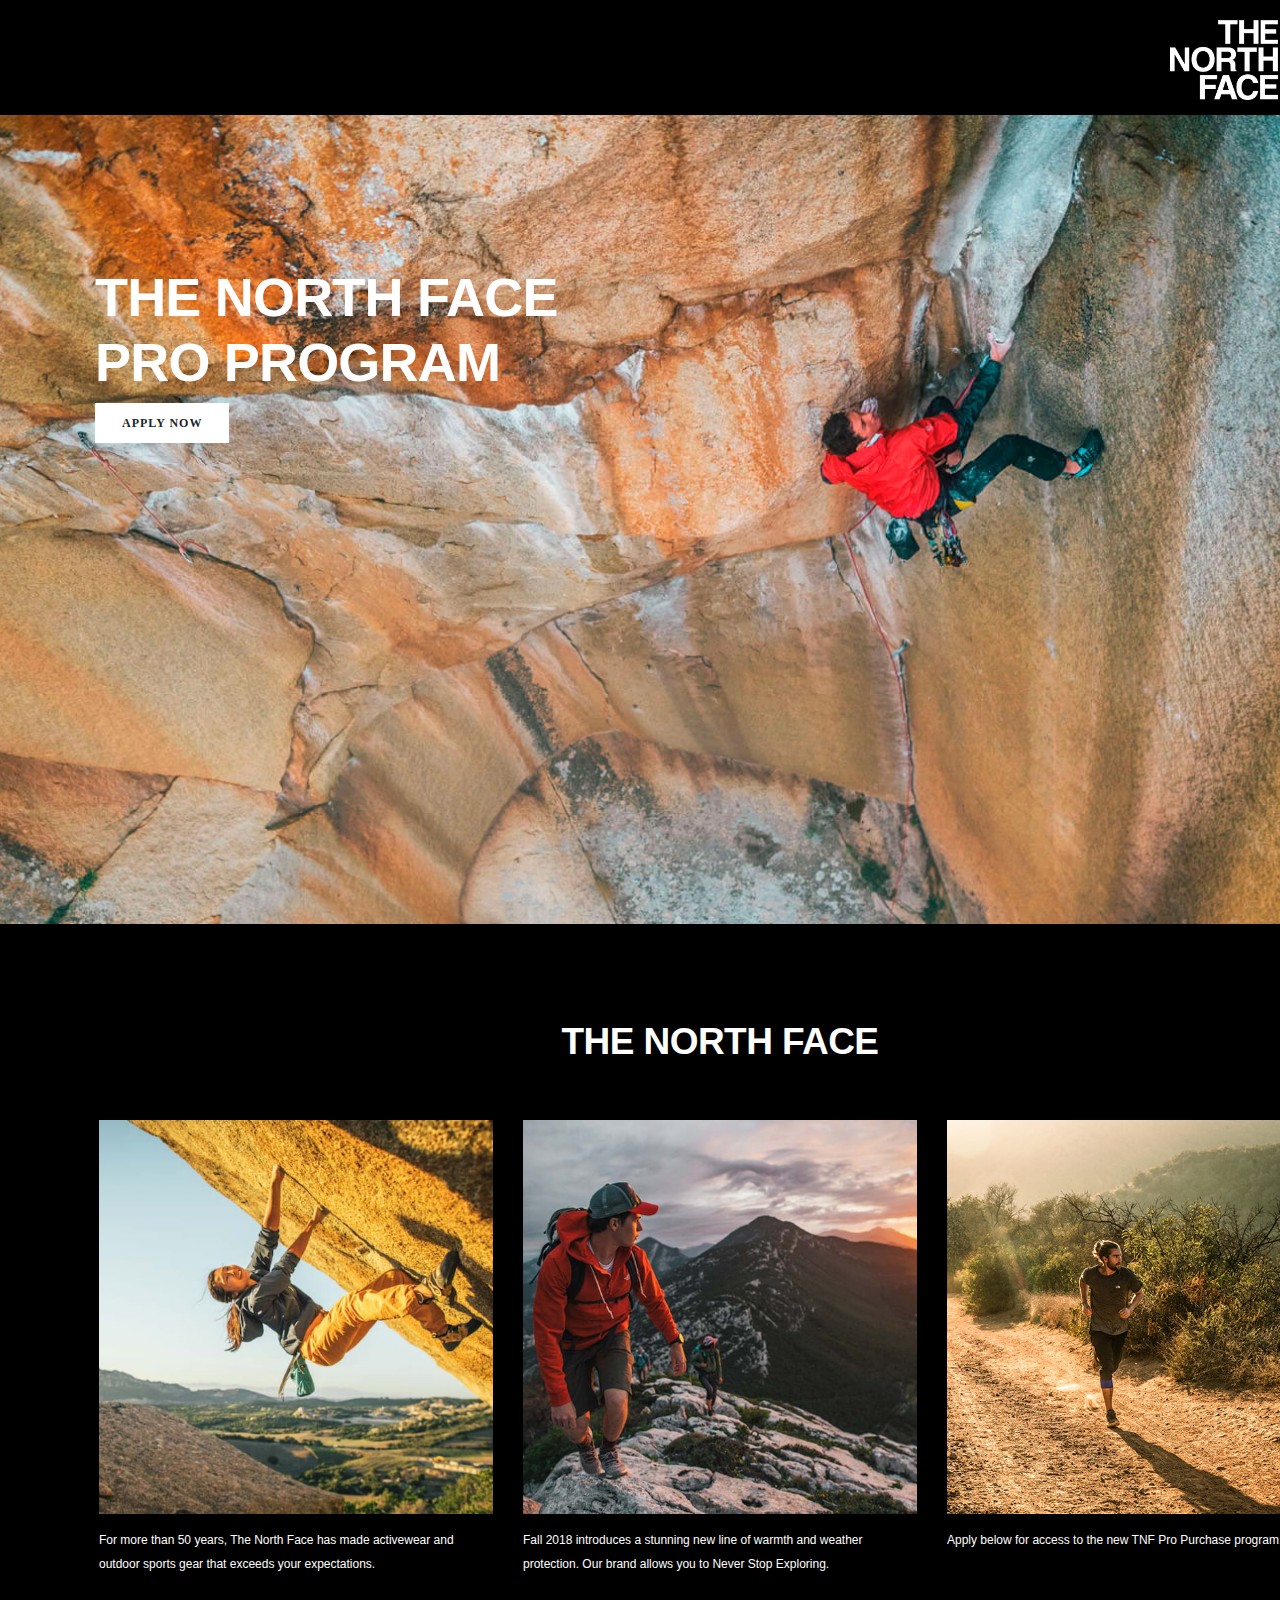
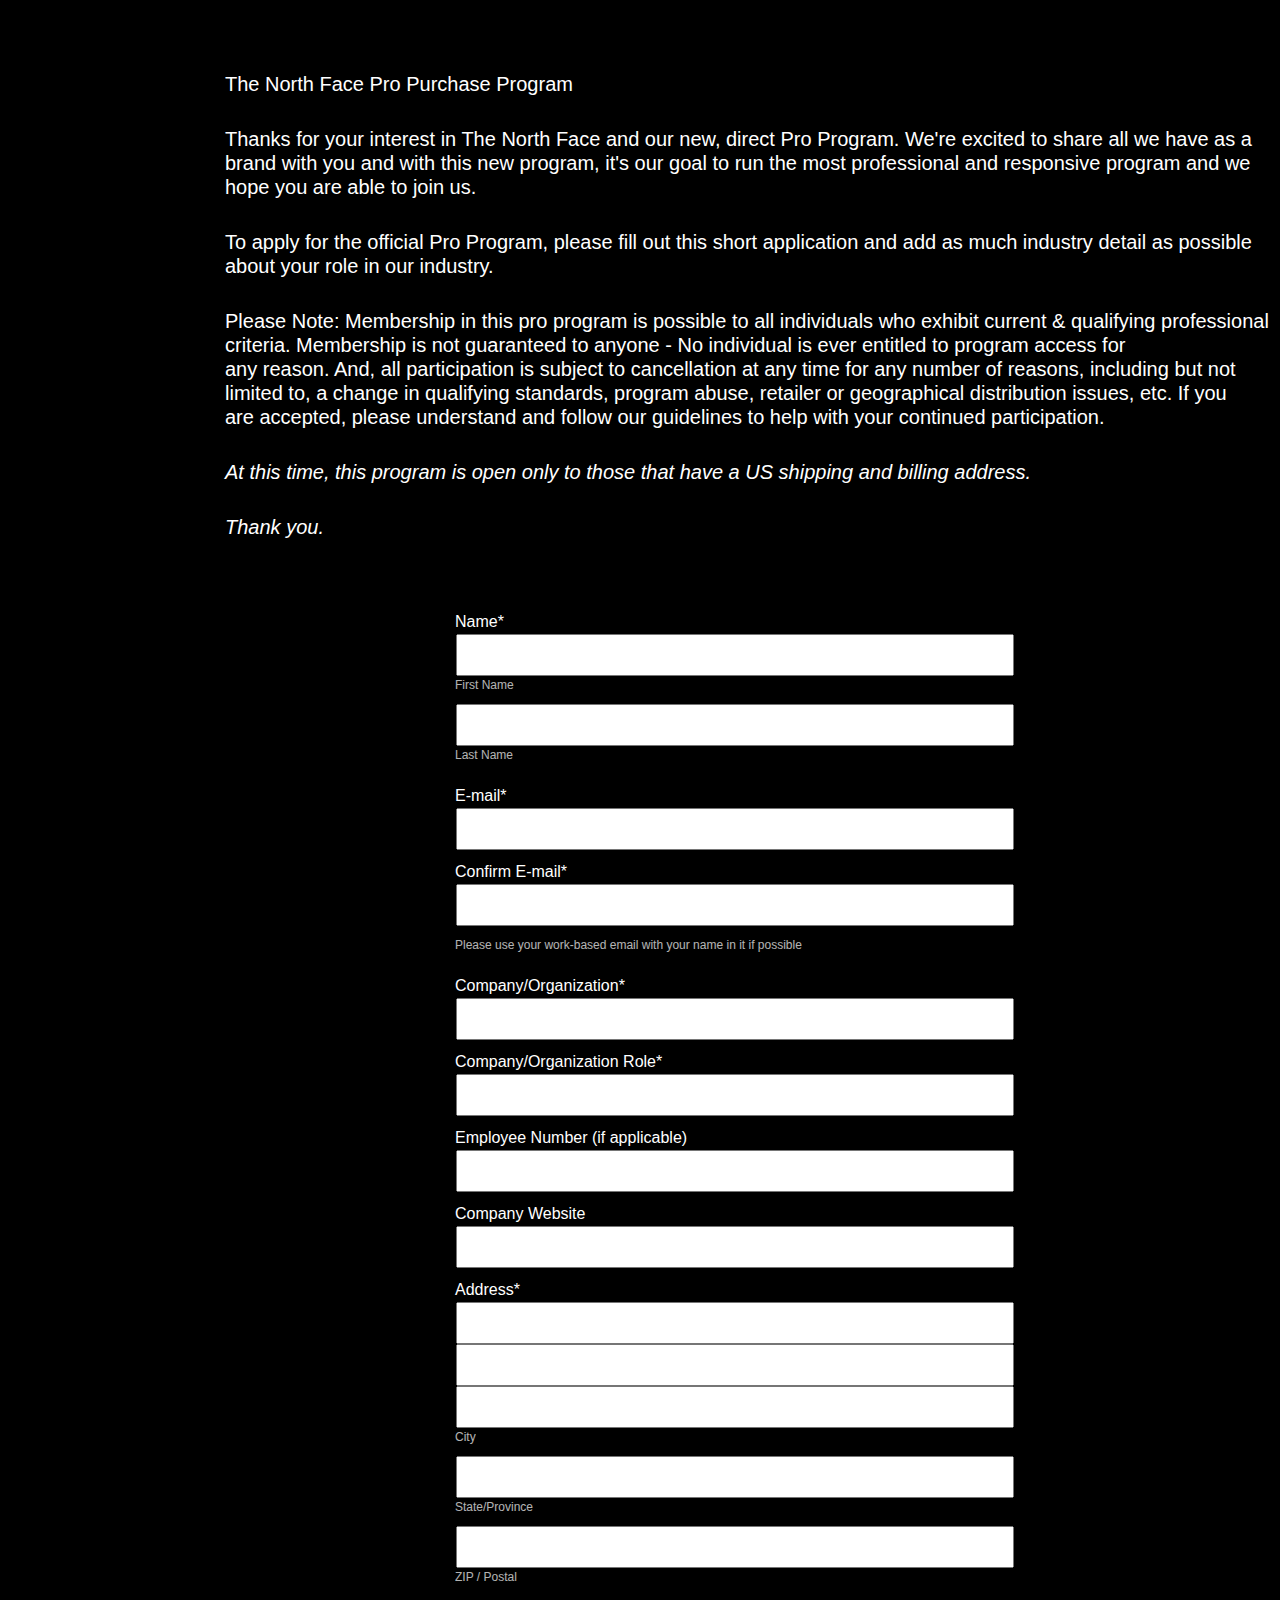
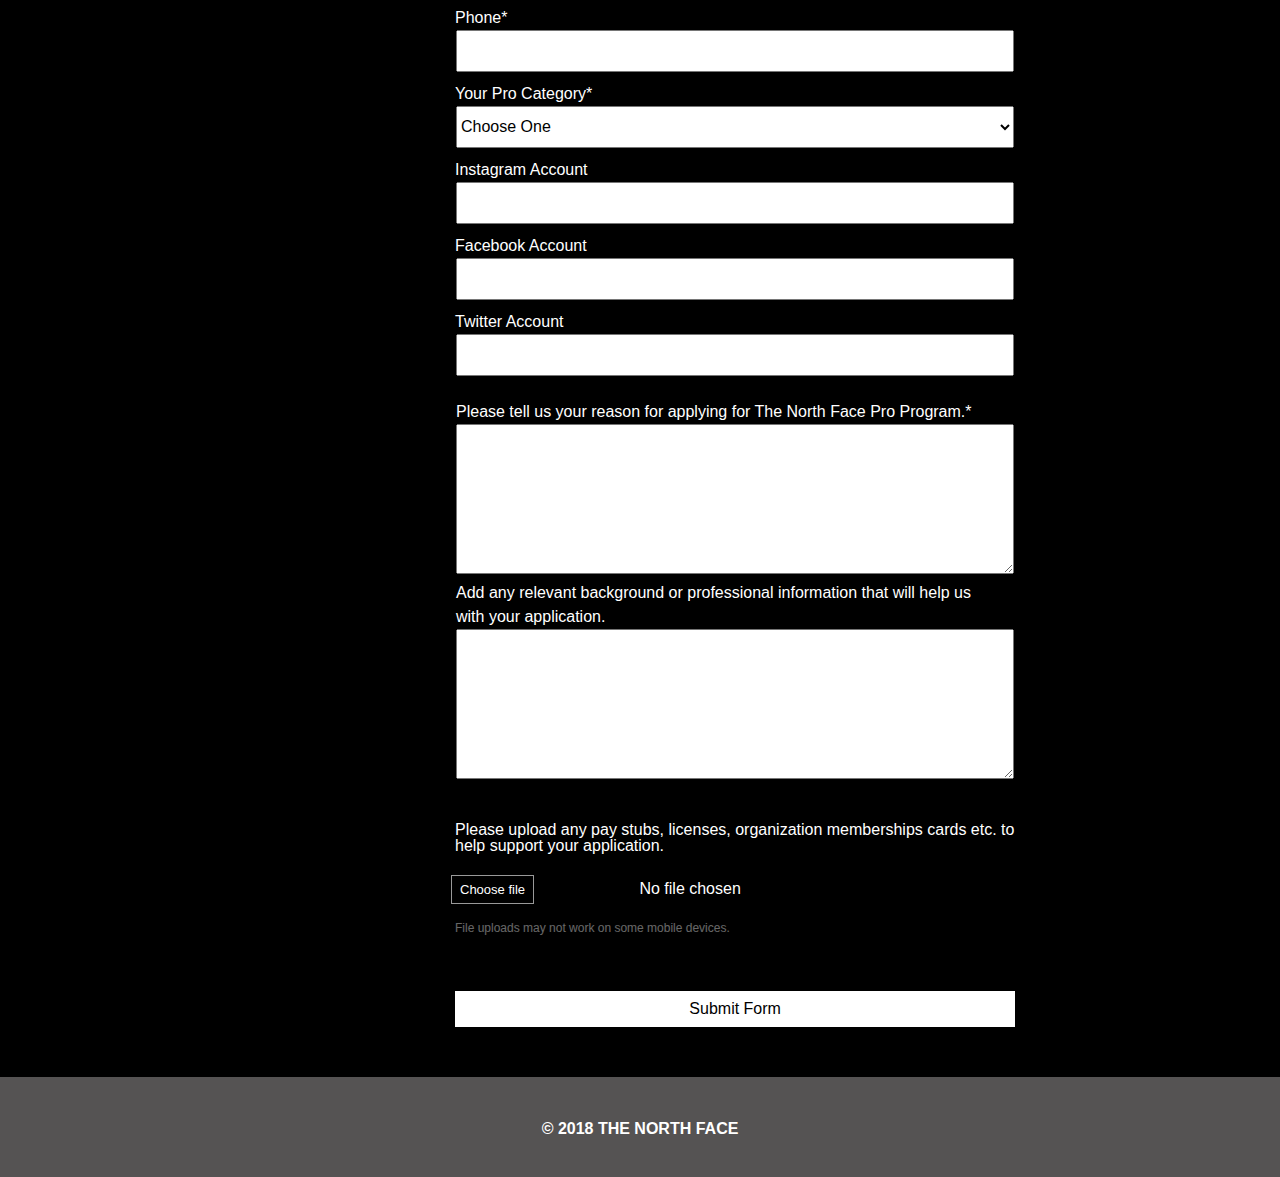
<file: thenorthface/index.html>
<!doctype html>
<html lang="en">
  <head>
    <meta charset="utf-8">
    <link rel="stylesheet" href="css/bootstrap.min.css">
    <link rel="stylesheet" href="css/style.css">
    <meta name="viewport" content="width=device-width, initial-scale=1, shrink-to-fit=no">
    <link rel="shortcut icon" href="img/favicon.ico_" type="image/x-icon">
    <title>The North Face Pro Program</title>
  </head>
  <body  >
    <div class="container">
      <div class="row">
          <header id="header">
            <div class="img__logo" align="right">
              <img src="img/logo/logo.png" alt="logo">
            </div>
          </header>
      </div>
      <div class="row">
        <div class="col">
           <div class="intro">
              <div class="on" align="left">
                <h1 class="h1__intro" align="left">
                  THE NORTH FACE <br> PRO PROGRAM
                </h1>
                <a href="#form">
                  <div class="b__i">
                      <button class="btn button__intro">APPLY NOW</button>
                  </div>    
                </a>    
              </div>
            </div>
        </div>
      </div>
        
        <div class="con">
          <h2 class="h2__cont">THE NORTH FACE</h2>
          <div class="row justify-content-center">
            <div class="cont">
              <div class="col">
                <div class="img__cont">
                  <img src="img/new/TNF-climbing-thumb.jpg" alt="cont">
                  <p class="text1" align="left">For more than 50 years, The North Face has made activewear and outdoor sports gear that exceeds your expectations.</p>
                </div>
              </div>
              <div class="col">
                <div class="img__cont2">
                  <img src="img/new/TNF-hiking-thumb.jpg" alt="cont">
                  <p class="text2" align="left">Fall 2018 introduces a stunning new line of warmth and weather protection. Our brand allows you to Never Stop Exploring.</p>
                </div>
              </div>
              <div class="col">
                <div class="img__cont3">
                  <img src="img/new/TNF-trailrunning-thumb.jpg" alt="cont">
                  <p class="text3" align="left">Apply below for access to the new TNF Pro Purchase program.</p>
                </div>
              </div>
            </div>
          </div>
        </div>
      <div class="row">
        <div class="text__cont">
          <div class="col-12">
            <p class="p__text1" align="left">
              The North Face Pro Purchase Program
            </p>
            <p class="p__text2" align="left">
              Thanks for your interest in The North Face and our new, direct Pro Program. We're excited to share all we have as a brand with you and with this new program, it's our goal to run the most professional and responsive program and we <br> hope you are able to join us.
            </p>
            <p class="p__text3" align="left">
              To apply for the official Pro Program, please fill out this short application and add as much industry detail as possible about your role in our industry.
            </p>
            <p class="p__text4" align="left">
              Please Note: Membership in this pro program is possible to all individuals who exhibit current & qualifying professional criteria. Membership is not guaranteed to anyone - No individual is ever entitled to program access for <br> any reason. And, all participation is subject to cancellation at any time for any number of reasons, including but not <br> limited to, a change in qualifying standards, program abuse, retailer or geographical distribution issues, etc.  If you <br> are accepted, please understand and follow our guidelines to help with your continued participation.            
            </p>
            <p class="p__text5" align="left">
              <em> At this time, this program is open only to those that have a US shipping and billing address.
            </p>
            <p class="p__text6" align="left">
              Thank you. 
            </p>
          </div>  
        </div>  
      </div>

      <div class="row">
        <div class="col">
          <form>
            <fieldset>
                <label>Name*</label><br>
                <a href="" name="Name"></a>
                <input type="text" name="First Name"><br><p>First Name</p>
                <input type="text" name="Last Name"><br><p>Last Name</p>
            </fieldset>
            <fieldset>
                <label>E-mail*</label><br>
                <input type="text" name="E-mail">
            </fieldset>
            <fieldset>
                <label>Confirm E-mail*</label><br>
                <input type="text" name="Confirm E-mail"><br><p class="pl">Please use your work-based email with your name in it if possible</p>
            </fieldset>
            <fieldset>
                <label>Company/Organization*</label><br>
                <input type="text" name="Company/Organization">
            </fieldset>
            <fieldset>
                <label>Company/Organization Role*</label><br>
                <input type="text" name="Company/Organization Role">
            </fieldset>  
            <fieldset>
                <label>Employee Number (if applicable)</label><br>
                <input type="text" name="Employee Number">
            </fieldset>
            <fieldset>
                <label>Company Website</label><br>
                <input type="text" name="Company Website">
            </fieldset>
            <fieldset>
                <label id="add">Address*</label><br>
                <input type="text" name="">
                <input type="text" name="">
                <input type="text" name="City"><br><p>City</p>
                <input type="text" name="State/Province"><br><p>State/Province</p>
                <input type="text" name="ZIP / Postal"><br><p>ZIP / Postal</p>
            </fieldset>
            <fieldset>
                <label>Phone*</label><br>
                <input type="text" name="Phone">
            </fieldset>
            <fieldset>
                <label>Your Pro Category*</label><br>
                    <div class="select__st">
                        <select name="select" id="select">
                            <option value="Choose One">Choose One</option>
                            <option value="Adventure/Active Travel">Adventure/Active Travel</option>
                            <option value="Athlete/Athletic Coach">Athlete/Athletic Coach</option>
                            <option value="Backcountry/Hiking Guide">Backcountry/Hiking Guide</option>
                            <option value="Climbing Gym">Climbing Gym</option>
                            <option value="Collegiate Outdoor Program">Collegiate Outdoor Program</option>
                            <option value="Environmental NGO">Environmental NGO</option>
                            <option value="Fire – Structure/Wildland">Fire – Structure/Wildland</option>
                            <option value="Fitness/Yoga">Fitness/Yoga</option>
                            <option value="Guide/Instructor - Climbing/Mountaineering">Guide/Instructor - Climbing/Mountaineering</option>
                            <option value="Hunt/Fish Guide">Hunt/Fish Guide</option>
                            <option value="Law Enforcement – State/Federal">Law Enforcement – State/Federal</option>
                            <option value="Media/Photographer – Outdoor Focused">Media/Photographer – Outdoor Focused</option>
                            <option value="Natural Resource – State/Federal">Natural Resource – State/Federal</option>
                            <option value="Outdoor Experiential Educator">Outdoor Experiential Educator</option>
                            <option value="Outdoor Recreation Industry">Outdoor Recreation Industry</option>
                            <option value="River Guide/Outfitter">River Guide/Outfitter</option>
                            <option value="SAR">SAR</option>
                            <option value="Ski Patrol/Snow Safety">Ski Patrol/Snow Safety</option>
                            <option value="Ski/Summer Resort">Ski/Summer Resort</option>
                            <option value="Snowsports Instructor">Snowsports Instructor</option>
                            <option value="US Military – Active Duty">US Military – Active Duty</option>
                       </select>
                    </div>   
            </fieldset>
            <fieldset>
                <label>Instagram Account</label><br>
                <input type="text" name="Instagram Account">
            </fieldset>
            <fieldset>
                <label>Facebook Account</label><br>
                <input type="text" name="Facebook Account">
            </fieldset>
            <fieldset>
                <label>Twitter Account</label><br>
                <input type="text" name="Twitter Account">
            </fieldset>
            <fieldset>
                <div class="h__inp">
                    <label class="h__inp1"><br>
                      Please tell us your reason for applying for The North Face Pro Program.* 
                    </label>
                    <textarea name="textarea" id="textarea"  rows="6">
                    </textarea>
                </div>    
            </fieldset>
            <fieldset>
                <div class="h__inp">
                    <label class="h__inp">Add any relevant background or professional information that will help us <br> with your application.</label>
                    <textarea name="textarea" id="textarea"  rows="6"></textarea>
                </div>    
            </fieldset>

            <div class="fsRowBody fsCell fsFieldCell fsFirst fsLast fsLabelVertical fsSpan100" id="fsCell71445612" aria-describedby="fsSupporting71445612" lang="en" fs-field-type="file" fs-field-validation-name="Please upload any pay stubs, licenses, organization memberships cards etc. to help support your application. ">
              <label id="label71445612" class="fsLabel"><br>
                Please upload any pay stubs, licenses, organization memberships cards etc. to<br>help support your application.
              </label> 
              <input type="file" id="field71445612" name="field71445612" size="30" class="fsField fsUpload uploadTypes-jpg,jpeg,gif,png,bmp,tif,psd,pdf,doc,docx,xls,xlsx,txt,mp3,mp4,aac,wav,au,wmv,avi,mpg,mpeg,zip,gz,rar,z,tgz,tar,sitx">
              </input>
            </div>  
              <p class="p__text8" align="left">File uploads may not work on some mobile devices.</p> <br>
             

            <div class="but__sub">
                <button class="btn button__submit">Submit Form</button>
            </div>
          </form>
        </div>
      </div>
          <footer>
            <p class="p__rooter">© 2018 THE NORTH FACE </p>
          </footer>
    </div>
    <script src="js/bootstrap.min.js"></script>
  </body>
</html>
</file>
<file: thenorthface/css/style.css>
body {
text-align: center;
background: #000;
background-image:url(../img/bg/TNF.jpg);
background-repeat:no-repeat;
background-position:center 115px;
background-size: 1903px;
}

header {
	width: 100%;
    background: #000;
    height: 115px;
    padding: 10px 9px;
}

.img__logo img {
    background: #000;
    height: 80px;
    width: 171px;
    margin-right: -70px;
    margin-top: 10px;
    margin-bottom: 10px;    

}

.intro {
    margin-top: 300px;
    margin-right: 150px;
}

.h1__intro {
    font-family: "Helvetica Neue",Arial,sans-serif;
    font-weight: 800;
    font-size: 54px;
	color: #fff;
    line-height: 1.2em;
    font-weight: bolder;
    margin-left: -70px;
    letter-spacing: -.015em;
}

.b__i {
    width: 152px;
    margin: 0;
    margin-left: -70px;
}

.button__intro {
    font-family: "Work Sans";
    padding: 10px 26px 10px 26px;
    letter-spacing: 1px;
    background: #fff;
    font-weight: 600;
    border-radius: 0;
    font-size: 12px;
    margin-top: 5px;
}

.button__intro:hover {
    opacity: 0.8;
}

.h2__cont {
    font-family: "Helvetica Neue",Arial,sans-serif;
	color: #fff;
	font-size: 37px;
	padding-top: 400px;
	padding-bottom: 30px;
	letter-spacing: -.015em;
    line-height: 1em;
    font-weight: bolder;
}

.text1 {
    font-family: "Helvetica Neue",Arial,sans-serif;
    font-size: 12px;
    color: #fff;
    padding-top: 14px;
}

.text2 {
    font-family: "Helvetica Neue",Arial,sans-serif;
    font-size: 12px;
    color: #fff;
    padding-top: 14px;
}

.text3 {
    font-family: "Helvetica Neue",Arial,sans-serif;
    font-size: 12px;
    color: #fff;
    padding-top: 14px;
}

.cont {
    display: flex;
	text-align: center;
}

.img__cont img {
    height: 395px;
    color: #fff;
}

.img__cont2 img {
    height: 395px;
    color: #fff;
}

.img__cont3 img {
    height: 395px;
    color: #fff;
}
.text__cont {
    font-family: "Helvetica Neue",Arial,sans-serif;
    margin-left: 100px;
    margin-top: 80px;
    line-height: 1.2em;
    color: #fff;
    padding-bottom: 30px;
    font-size: 20px;
    margin-left: 40px;
    width: 1070px;
}

form fieldset {
    border:0 none;
 }

 form fieldset input {
    height: 42px;
    width: 558px;
    margin-bottom: 10px;
 }

 form fieldset p {
    font-family: 'Roboto', 'Helvetica Neue', Arial, 'Lucida Grande', Tahoma, Verdana, sans-serif;
    font-size: 12px;
    font-style: normal;
    text-align: left;
    margin-left: 277px;
    color: #fff;
    opacity: 0.7;
    margin-top: -20px;
 }

 form fieldset label {
    font-family: 'Roboto', 'Helvetica Neue', Arial, 'Lucida Grande', Tahoma, Verdana, sans-serif;     
    width: 558px;
    font-style: normal;
    text-align: left;
    font-size: 16px;
    color: #fff;
 }

 form fieldset .select__st {
     margin-left: 350px;
     text-align: left;
 }

 .pl {
    padding-top: 10px;
 }

 .select__st select {
    width: 558px;
    height: 42px;
    margin-left: -75px;
    font-size: 16px;
  }

.p__text7 {
    margin-left: 260px;
    font-size: 18px;
    color: #fff;
}

input[type=file].fsField {
 color: white;
 margin-left: -270px;
}

#label71445612 {
     margin-left: 275px;
     font-style: normal;
     line-height: 1em;
}

.fsUpload::-webkit-file-upload-button {
 visibility: hidden;
}

.fsUpload::before {
 content: 'Choose file';
 display: inline-block;
 border: 1px solid #999;
 padding: 4px 8px;
 font-size: 13px;


}

.fsRowBody label {
	color: #fff;
	text-align: left;
	margin-left: 260px;
	display: flex;

}

input[type="file" i] {
    -webkit-appearance: initial;
    background-color: initial;
    cursor: default;
    padding: initial;
    border: initial;
}


.p__text8 {
    font-style: normal;
    margin-left: 275px;
    margin-top: 10px;
    font-size: 12px;
    color: #fff;
    opacity: 0.4;
}

#textarea {
    width: 558px;
}

.but__sub {
    width: 91%;
    text-align: left;
    margin-left: 220px;
}

.button__submit {
    font-family: 'Roboto', 'Helvetica Neue', Arial, 'Lucida Grande', Tahoma, Verdana, sans-serif;
    padding: 5px 233.4px;
    margin-left: 55px;
    border-radius: 0;
    margin-top: 30px;
    font-size: 16px;
    color: #000;
    background: #fff;
}

footer {
	width: 100%;
    height: 150px;
    position: absolute;
    background: #555353;
    color: #fff;
    margin-top: 50px;
    left: 0;
}

.p__rooter {
    font-style: normal;
    margin-top: 100px;
    font-size: 16px;
    font-family: "Helvetica Neue",Arial,sans-serif;
    font-weight: bolder;
}

/******
 Medie 
 ******/
 @media screen and (max-width: 1440px) {
    body {
       width: 1440px;
       margin: 0;
       text-align: center;  
    }
    .on {
        margin: 0 auto;
        
    }
    .button__intro {
        margin: 0 auto;
    }

    .img__logo img {
        margin-right: 10px;
        margin-right: -60px;
    }
    .intro {
        margin-top: 150px;
    }
    .h1__intro{
        font-size: 54px;
    }
    .h2__cont {
        font-size: 37px;
        text-align: center;
        margin: 0 auto;
        margin-top: 30px;
        margin-bottom: 30px;
        padding-top: 550px;
    }
    .cont img {
        height: 394px;
    }
    .img__cont {
        padding: 0;
    }
    .img__cont2 {
       padding: 0;
    }
    .img__cont3 {
       padding: 0;
   } 
    .cont p {
        font-size: 12px;
        line-height: 2;
    }
    .text__cont p{
        font-family: "Helvetica Neue",Arial,sans-serif;
        margin-left: 100px;
        line-height: 1.2em;
        color: #fff;
        padding-bottom: 15px;
        font-size: 20px;
        margin-left: 20px;
        width: 1070px;
    }
    form fieldset label {
        font-size: 16px;
        margin: 0 auto;
        width: 250px;
        margin-left: -310px;
        margin-top: 10px;
    }
    form fieldset p {
        font-size: 12px;
        margin: 0;
        width: 800px;
        margin-bottom: 10px;
        margin-left: 120px;
    }
    form fieldset input {
       width: 558px;
       height: 42px;
       margin-bottom: 0;
    }

    form fieldset {
        margin: 0;
        width: 800px;
        text-align: center;
        margin-left: 170px;
    }
    
    form fieldset .select__st {
        margin: 0;
        text-align: center;
    }

    #select {
        margin: 0;
        height: 42px;
        width: 558px;
        font-size: 16px;
    }

    .h__inp label {
        width: 558px;
        margin: 0;
    }

    #textarea {
        width: 558px;
        height: 150px;
    }

    .p__text8 {
        margin: 0 auto;
        margin-left: 290px;
    }
 

   .but__sub {
       margin: 0 auto;
   }
   #label71445612 {
    text-align: left;
    width: 572px;
    margin: 0;
    margin-top: 20px;
    margin-left: 290px;
    }

    input[type=file].fsField {
        margin: 0 auto;
        margin-top: 20px;
        margin-bottom: 15px;
        margin-left: -235px;    
    }
   .but__sub1 {
       margin: 0 auto;
   }

   .button__submit {
        font-family: 'Roboto', 'Helvetica Neue', Arial, 'Lucida Grande', Tahoma, Verdana, sans-serif;
        padding: 5px 233.4px;
        margin-left: 240px;
        border-radius: 0;
        margin-top: 30px;
        font-size: 16px;
        color: #000;
        background: #fff;
    }

   footer {
       width: 100%;
       height: 100px;
   }
   .p__rooter {
       margin: 0 auto;
       margin-top: 40px;
   }
}

@media screen and (max-width: 1200px) {
    input[type=file].fsField {
        margin: 0 auto;
        margin-top: 20px;
        margin-bottom: 15px;
        margin-left: -6%;    
    }
}

@media screen and (max-width: 1024px) {
    body {
       width: 1024px;
       margin: 0;
       text-align: center;  
    }
    .on {
        margin: 0 auto;
        
    }
    .button__intro {
        margin: 0 auto;
    }
    header img {
        width: 100px;
    }
    .img__logo img {
        margin-right: 10px;
    }
    .intro {
        margin-left: 50px;
        margin-top: 150px;
    }
    .h1__intro{
        font-size: 54px;
    }
    .h2__cont {
        font-size: 30px;
        text-align: center;
        margin: 0 auto;
        margin-top: 30px;
        margin-bottom: 30px;
        padding-top: 550px;
    }
    .cont img {
        height: 300px;
    }
    .img__cont {
        padding: 0;
    }
    .img__cont2 {
       padding: 0;
    }
    .img__cont3 {
       padding: 0;
   } 
    .cont p {
        font-size: 12px;
        line-height: 2;
    }
    .text__cont p{
        font-family: "Helvetica Neue",Arial,sans-serif;
        margin-left: 100px;
        line-height: 1.2em;
        color: #fff;
        padding-bottom: 15px;
        font-size: 20px;
        margin-left: 20px;
        width: 800px;
    }
    form fieldset label {
        font-size: 16px;
        margin: 0 auto;
        width: 250px;
        margin-left: -310px;
        margin-top: 10px;
    }
    form fieldset p {
        font-size: 12px;
        margin: 0;
        width: 800px;
        margin-bottom: 10px;
        margin-left: 120px;
    }
    form fieldset input {
       width: 558px;
       height: 42px;
       margin-bottom: 0;
    }

    form fieldset {
        margin: 0;
        width: 800px;
        text-align: center;
        margin-left: 70px;
    }
    
    form fieldset .select__st {
        margin: 0;
        text-align: center;
    }

    #select {
        margin: 0;
        height: 42px;
        width: 558px;
        font-size: 16px;
    }

    .h__inp label {
        width: 558px;
        margin: 0;
    }

    #textarea {
        width: 558px;
        height: 150px;
    }

    .p__text8 {
        margin: 0 auto;
        margin-left: 190px;
    }
 
   .but__sub {
       margin: 0 auto;
   }
   #label71445612 {
    text-align: left;
    width: 572px;
    margin: 0;
    margin-top: 20px;
    margin-left: 190px;
    }

    input[type=file].fsField {
        margin: 0 auto;
        margin-top: 20px;
        margin-bottom: 15px;
        margin-left: -260px;    
    }
   .but__sub1 {
       margin: 0 auto;
   }

   .button__submit {
        font-family: 'Roboto', 'Helvetica Neue', Arial, 'Lucida Grande', Tahoma, Verdana, sans-serif;
        padding: 5px 233.4px;
        margin-left: 150px;
        border-radius: 0;
        margin-top: 30px;
        font-size: 16px;
        color: #000;
        background: #fff;
    }

   footer {
       width: 100%;
       height: 100px;
   }
   .p__rooter {
       margin: 0 auto;
       margin-top: 40px;
   }
}

@media screen and (max-width: 990px) {
    input[type=file].fsField {
        margin: 0 auto;
        margin-top: 20px;
        margin-bottom: 15px;
        margin-left: -3%; 
    }
}


@media screen and (max-width: 768px) {
    body {
		width: 100%;
		text-align: center;
    }

    .img__logo {
        margin-right: 100px;
    }

    .button__intro {
        margin: 0 auto;
        margin-top: 10px;
        margin-left: 75px;
        width: 200px;
    }
    .intro {
        margin-top: 150px;
    }
    .h1__intro {
        margin: 0;
        font-family: "Helvetica Neue",Arial,sans-serif;
        font-weight: 800;
        font-size: 54px;
        color: #fff;
        line-height: 1.2em;
        font-weight: bolder;
        letter-spacing: -.015em;
    }
    .h2__cont {
        font-size: 37px;
        text-align: center;
        margin: 0 auto;
        margin-top: 50px;
        padding-top: 550px;
    }

    .cont {
    	display: flex;
    }
    .cont img {
        height: 217px;
    }
    .img__cont {
        padding: 0;
    }
    .img__cont2 {
       padding: 0;
    }
    .img__cont3 {
       padding: 0;
   } 
    .cont p {
        width: 217px;
        font-size: 12px;
        line-height: 1.5;
    }
    .text__cont p{
        font-family: "Helvetica Neue",Arial,sans-serif;
        margin-left: 100px;
        line-height: 1.2em;
        color: #fff;
        padding-bottom: 15px;
        font-size: 20px;
        margin-left: 20px;
        width: 600px;
    }
    .text__cont {
        margin: 10px 10px;
        margin-left: 20px; 
        margin-top: 50px;      
    }
    form fieldset label {
        font-size: 16px;
        margin: 0 auto;
        width: 250px;
        margin-left: -310px;
        margin-top: 10px;
    }
    form fieldset p {
        font-size: 12px;
        margin: 0;
        width: 254px;
       margin-bottom: 10px;
    }
    form fieldset input {
       width: 558px;
       height: 42px;
       margin-bottom: 0;
    }

    form fieldset {
        width: 558px;
    }

    form fieldset .select__st {
        margin: 0;
        text-align: center;
    }
    #select {
        margin: 0;
        width: 558px;
        height: 42px;
        font-size: 16px;
    }
 
    .h__inp label {
        width: 558px;
        margin: 0;
    }

	#textarea {
        height: 150px;
        width: 558px;
	}
    #label71445612 {
        text-align: left;
        width: 558px;
		margin: 0;
		margin-top: 20px;
		margin-left: 65px;
	}
	
	input[type=file].fsField {
		margin: 0 auto;
		margin-top: 20px;
		margin-bottom: 15px;
		margin-left: -265px;
	}
    .p__text8 {
       margin: 0 auto;
       margin-left: 65px;
    }
    .button__submit {
        font-family: 'Roboto', 'Helvetica Neue', Arial, 'Lucida Grande', Tahoma, Verdana, sans-serif;
        padding: 5px 233.4px;
        margin-left: 35px;
        border-radius: 0;
        margin-top: 30px;
        font-size: 16px;
        color: #000;
        background: #fff;
    }

   footer {
       width: 100%;
       height: 100px;
   }
   .p__rooter {
       margin: 0 auto;
       margin-top: 40px;
   }
}   

@media screen and (max-width: 764px) {
    input[type=file].fsField {
        margin: 0 auto;
        margin-top: 20px;
        margin-bottom: 15px;
        margin-left: -16%; 
    }
}

@media screen and (max-width: 425px) {
    body {
		width: 100%;
        text-align: center;
        background-position:center 75px;
    }
    
    .img__logo {
        text-align: center;
        height: 60px;
        margin-right: 0px;
    }
    header {
        height: 60px;
    }
    .img__logo img {
        width: 80px;
        height: 39px;
    }
    .intro {
        margin-left: -10px;
        margin-top: 100px;
        width: 300px;
    }

    .h1__intro{
        font-size: 32px;
        margin: 0;
        margin-left: 10px;
        font-family: "Helvetica Neue",Arial,sans-serif;
        font-weight: 800;
	    color: #fff;
        line-height: 1.2em;
        font-weight: bolder;
        letter-spacing: -.015em;
        padding-top: 110px;
    }

    .b__i {
        margin: 0;
        width: 200px;
    }

    .button__intro {
        margin: 0 auto;
        margin-top: 20px;
        margin-left: 10px;   
    }

    .h2__cont {
        font-size: 30px;
        text-align: center;
        padding-top: 520px;
        margin: 0 auto;
        margin-top: 44px;
        margin-bottom: 10px;
    }

    .cont {
    	display: inline-block;
    }

    .cont img {
        height: 385px;
        padding-right: 0;
    }

    .cont p {
        font-size: 12px;
        margin-bottom: 40px;
        line-height: 1.5;
        width: 335px;
        height: 40px;
        
    }
    .text__cont p {
        font-size: 20px;
        line-height: 1.2;
        width: 370px;
        padding-left: 10px; 
        margin-left: 0;
    }
    .text__cont {
        margin: 10px 10px;
    }

    form fieldset {
        width: 400px;
        margin-left: 0;
    }

    form fieldset label {
        font-size: 16px;
        margin: 0 auto;
        width: 250px;
    }
    form fieldset p {
        margin: 0;
        font-size: 12px;
        margin: 0;
        width: 254px;
        margin-left: 75px;
        margin-bottom: 10px;
    }
    form fieldset input {
       width: 250px;
       height: 25px;
       margin-bottom: 0;
    }

    form fieldset .select__st {
        margin: 0;
        text-align: left;
    }
    #select {
        margin: 0;
        margin-left: 75px;
        height: 31px;
        width: 250px;
        font-size: 12px;
    }

	#textarea {
        width: 250px;
        height: 100px;
    }
    .h__inp label {
        width: 250px;
        margin: 0;
    }

    .p__text8 {
       margin: 0 auto;
       margin-left: 75px;
   }

   .button__submit {
       padding: 10px 60px;
       margin: 0 auto;
       margin-top: 30px;
       font-size: 12px;
       margin-left: 77px;
   }

	#label71445612 {
		text-align: left;
		margin: 0;
		margin-top: 20px;
        margin-left: 75px;
        width: 250px;
	}
	
	input[type=file].fsField {
		margin: 0 auto;
		margin-top: 20px;
		margin-bottom: 15px;
		margin-left: 45px;
	}
	
   footer {
       width: 100%;
       height: 100px;
   }
   .p__rooter {
       margin: 0 auto;
       margin-top: 40px;
   }
}
@media screen and (max-width: 375px) {
	
	body {
		width: 100%;
        text-align: center;
        background-position:center 75px;
    }
    
    .img__logo {
        margin: 0;
        text-align: center;
    }

    .button__intro {
        width: 150px;
        padding: 0;
        padding: 13px 26px;
        margin: 0 auto;
        margin-top: 20px;
    }

    .intro {
        margin-top: 150px;
        margin-left: 0;
    }
    
    .h1__intro{
        font-size: 32px;
        margin: 0;
        font-family: "Helvetica Neue",Arial,sans-serif;
        font-weight: 800;
	    color: #fff;
        line-height: 1.2em;
        font-weight: bolder;
        letter-spacing: -.015em;
    }

    .h2__cont {
        font-size: 30px;
        text-align: center;
        margin: 0 auto;
        margin-top: 50px;
        padding-top: 470px;

    }
    .cont {
        display: inline-block;
  
    }

    .cont img {
        padding: 0;
        height: 300px;
        margin-left: 10px;
    }

    .cont p {
        width: 300px;
        font-size: 12px;
        line-height: 2;
        margin-bottom: 50px;
        margin-left: 10px;
    }
    .text__cont p {
        width: 250px;
        font-size: 12px;
        line-height: 2;
    }
    form fieldset {
        width: 250px;
        margin-left: 40px;
    }
    
    .text__cont {
        margin: 10px 10px;
    }

    form fieldset label {
        width: 250px;
        text-align: left;
        font-size: 12px;
        margin: 0 auto;

    }

    form fieldset p {
        font-size: 6px;
        margin: 0;
        width: 254px;
    }
    form fieldset input {
       width: 250px;
       height: 25px;
    }

    form fieldset .select__st {
        margin: 0;
        text-align: left;
    }
    #select {
        margin: 0;
        height: 31px;
        width: 250px;
        font-size: 6px;
    }

	#textarea {
       
        width: 250px;
        height: 100px;
    }
    .h__inp label {
        width: 250px;
    }
    .p__text8 {
        width: 250px;
        margin: 0 auto;
        
   }

   .button__submit {
       padding: 10px 40px;
       margin: 0 auto;
       margin-top: 30px;
       font-size: 12px;
       margin-left: 63px;
   }

	#label71445612 {
		text-align: left;
		margin: 0;
        margin-top: 10px;
        width: 250px;
        margin-left: 40px;
	}
	
	input[type=file].fsField {
		margin: 0 auto;
		margin-top: 20px;
        margin-bottom: 15px;
        width: 250px;
        margin-left: -10px;
	}

	.p__text8 {
        margin: 0 auto;
        width: 250px;
        margin-left: 45px;
	}

   footer {
       width: 100%;
       height: 100px;
   }
   .p__rooter {
       margin: 0 auto;
       margin-top: 40px;
   }
}
@media screen and (max-width: 320px) {
	
	body {
		width: 320px;
        text-align: center;
	}

    .img__logo {
        text-align: center;
    }

    .button__intro {
        width: 150px;
        padding: 0;
        padding: 13px 26px;
        margin: 0 auto;
        margin-top: 20px;
    }

    .intro {
        margin-top: 150px;
        margin-left: 0;
    }
    
    .h1__intro{
        font-size: 32px;
        margin: 0;
        font-family: "Helvetica Neue",Arial,sans-serif;
        font-weight: 800;
	    color: #fff;
        line-height: 1.2em;
        font-weight: bolder;
        letter-spacing: -.015em;
    }

    .h2__cont {
        font-size: 30px;
        text-align: center;
        margin: 0 auto;
        margin-top: 50px;
        padding-top: 470px;

    }
    .cont {
        display: inline-block;
  
    }

    .cont img {
        padding: 0;
        height: 300px;
        margin-left: 10px;
    }

    .cont p {
        width: 300px;
        font-size: 12px;
        line-height: 2;
        margin-bottom: 50px;
        margin-left: 10px;
    }
    .text__cont p {
        width: 250px;
        font-size: 12px;
        line-height: 2;
    }
    form fieldset {
        width: 250px;
        margin-left: 40px;
    }
    
    .text__cont {
        margin: 10px 10px;
    }

    form fieldset label {
        width: 250px;
        text-align: left;
        font-size: 12px;
        margin: 0 auto;

    }

    form fieldset p {
        font-size: 6px;
        margin: 0;
        width: 254px;
    }
    form fieldset input {
       width: 250px;
       height: 25px;
    }

    form fieldset .select__st {
        margin: 0;
        text-align: left;
    }
    #select {
        margin: 0;
        height: 31px;
        width: 250px;
        font-size: 6px;
    }

	#textarea {
       
        width: 250px;
        height: 100px;
    }
    .h__inp label {
        width: 250px;
    }
    .p__text8 {
        width: 250px;
        margin: 0 auto;
        
   }

   .button__submit {
       padding: 10px 40px;
       margin: 0 auto;
       margin-top: 30px;
       font-size: 12px;
       margin-left: 33px;
   }

	#label71445612 {
		text-align: left;
		margin: 0;
        margin-top: 10px;
        width: 250px;
        margin-left: 40px;
	}
	
	input[type=file].fsField {
		margin: 0 auto;
		margin-top: 20px;
        margin-bottom: 15px;
        width: 250px;
        margin-left: 35px;
	}

	.p__text8 {
        margin: 0 auto;
        width: 250px;
        margin-left: 35px;
	}

   footer {
       width: 100%;
       height: 100px;
   }
   .p__rooter {
       margin: 0 auto;
       margin-top: 40px;
   }
}
</file>
